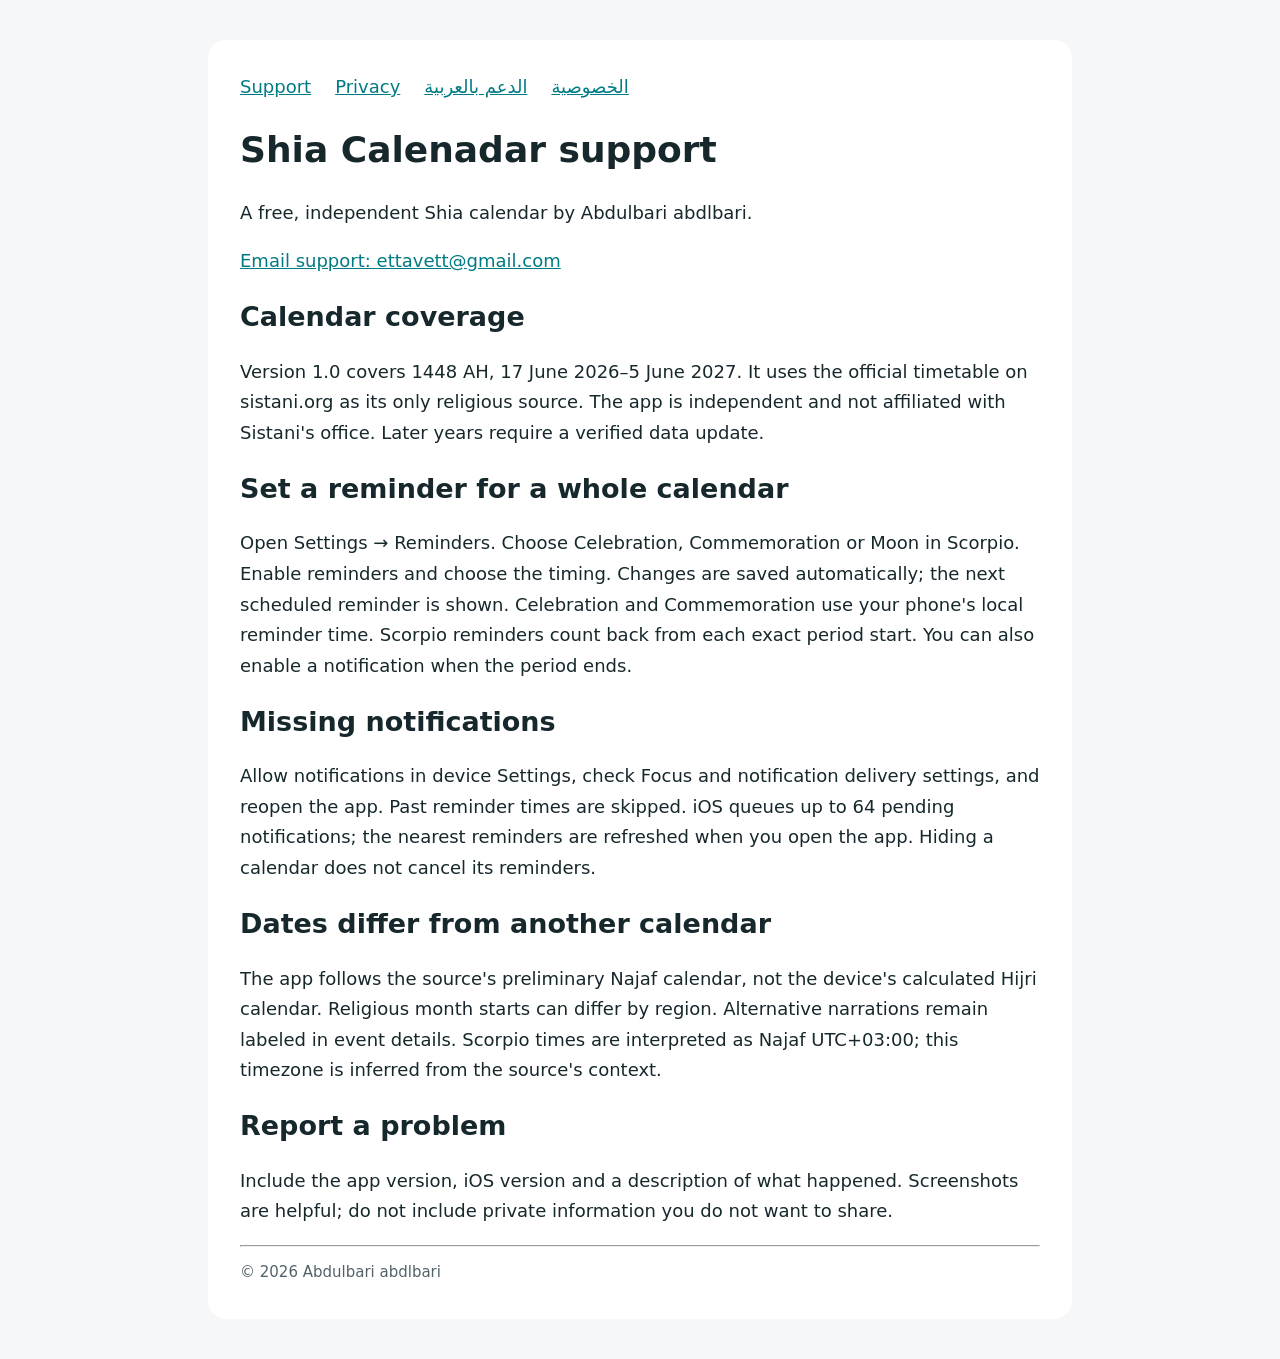
<file: index.html>
<!doctype html><html lang="en" dir="ltr"><head><meta charset="utf-8"><meta name="viewport" content="width=device-width,initial-scale=1"><title>Shia Calenadar — Support</title><link rel="stylesheet" href="style.css"></head><body><main><nav><a href="index.html">Support</a><a href="privacy.html">Privacy</a><a href="support-ar.html" lang="ar">الدعم بالعربية</a><a href="privacy-ar.html" lang="ar">الخصوصية</a></nav><h1>Shia Calenadar support</h1><p>A free, independent Shia calendar by Abdulbari abdlbari.</p><p><a href="mailto:ettavett@gmail.com">Email support: ettavett@gmail.com</a></p><h2>Calendar coverage</h2><p>Version 1.0 covers 1448 AH, 17 June 2026–5 June 2027. It uses the official timetable on sistani.org as its only religious source. The app is independent and not affiliated with Sistani's office. Later years require a verified data update.</p><h2>Set a reminder for a whole calendar</h2><p>Open Settings → Reminders. Choose Celebration, Commemoration or Moon in Scorpio. Enable reminders and choose the timing. Changes are saved automatically; the next scheduled reminder is shown. Celebration and Commemoration use your phone's local reminder time. Scorpio reminders count back from each exact period start. You can also enable a notification when the period ends.</p><h2>Missing notifications</h2><p>Allow notifications in device Settings, check Focus and notification delivery settings, and reopen the app. Past reminder times are skipped. iOS queues up to 64 pending notifications; the nearest reminders are refreshed when you open the app. Hiding a calendar does not cancel its reminders.</p><h2>Dates differ from another calendar</h2><p>The app follows the source's preliminary Najaf calendar, not the device's calculated Hijri calendar. Religious month starts can differ by region. Alternative narrations remain labeled in event details. Scorpio times are interpreted as Najaf UTC+03:00; this timezone is inferred from the source's context.</p><h2>Report a problem</h2><p>Include the app version, iOS version and a description of what happened. Screenshots are helpful; do not include private information you do not want to share.</p><hr><small>© 2026 Abdulbari abdlbari</small></main></body></html>
</file>
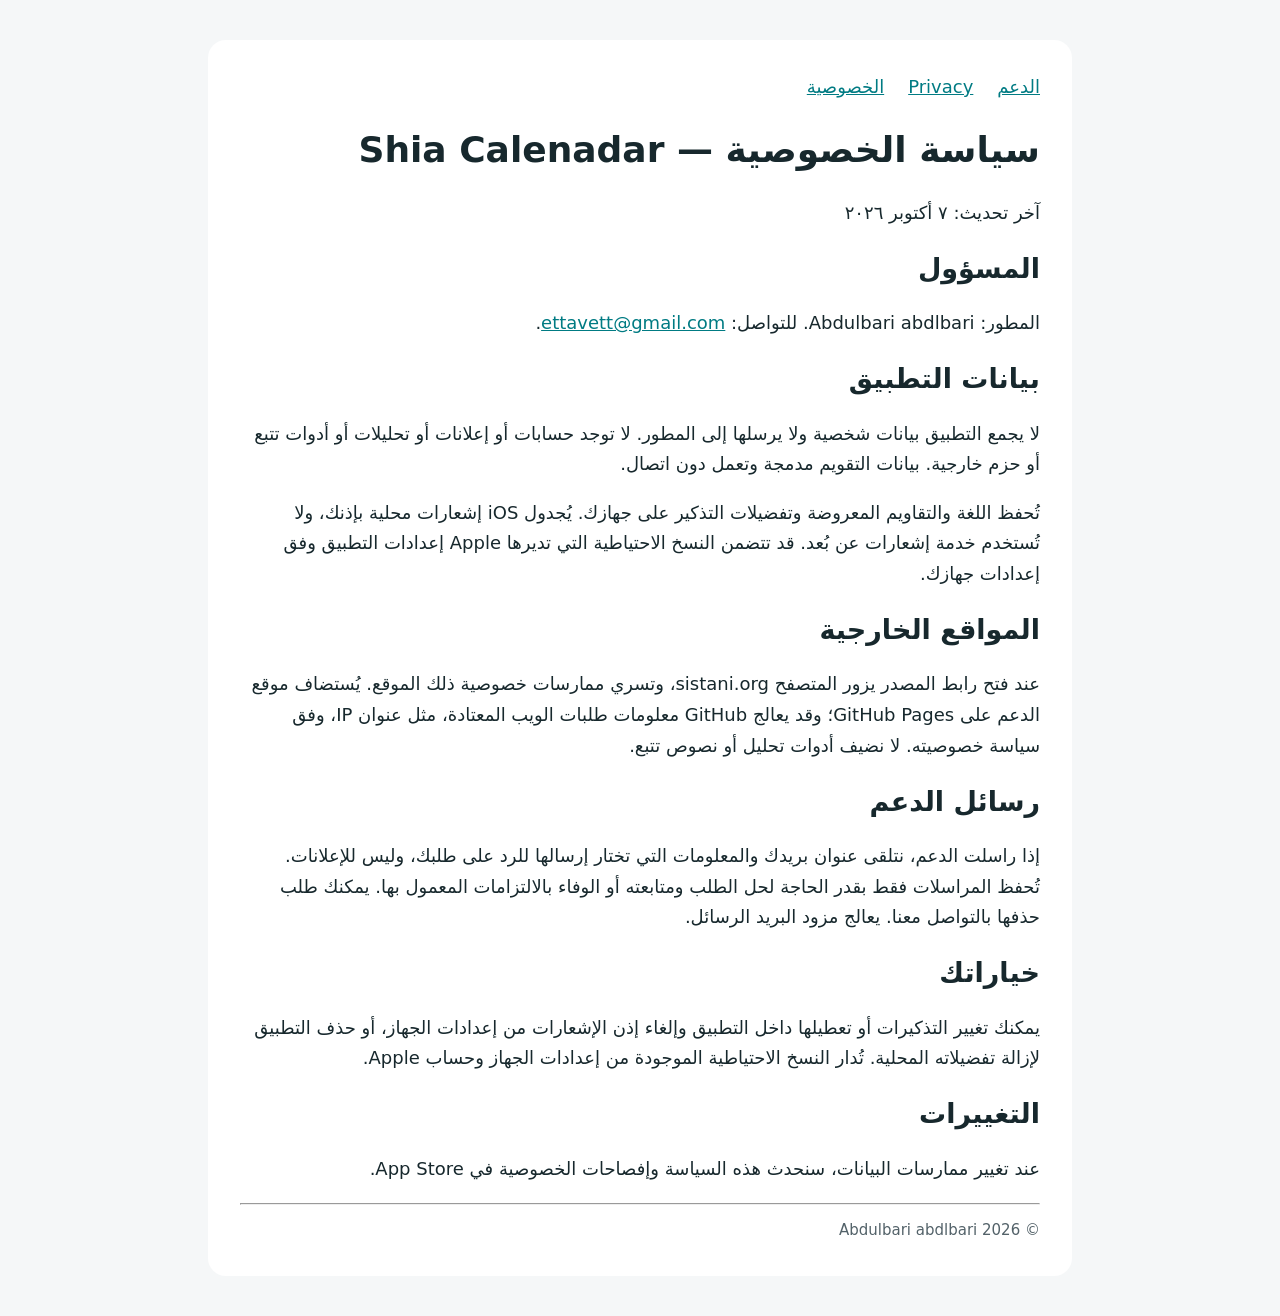
<file: privacy-ar.html>
<!doctype html><html lang="ar" dir="rtl"><head><meta charset="utf-8"><meta name="viewport" content="width=device-width,initial-scale=1"><title>Shia Calenadar — Privacy</title><link rel="stylesheet" href="style.css"></head><body><main><nav><a href="support-ar.html">الدعم</a><a href="privacy.html">Privacy</a><a href="privacy-ar.html" lang="ar">الخصوصية</a></nav><h1>سياسة الخصوصية — Shia Calenadar</h1><p>آخر تحديث: ٧ أكتوبر ٢٠٢٦</p><h2>المسؤول</h2><p>المطور: Abdulbari abdlbari. للتواصل: <a href="mailto:ettavett@gmail.com">ettavett@gmail.com</a>.</p><h2>بيانات التطبيق</h2><p>لا يجمع التطبيق بيانات شخصية ولا يرسلها إلى المطور. لا توجد حسابات أو إعلانات أو تحليلات أو أدوات تتبع أو حزم خارجية. بيانات التقويم مدمجة وتعمل دون اتصال.</p><p>تُحفظ اللغة والتقاويم المعروضة وتفضيلات التذكير على جهازك. يُجدول iOS إشعارات محلية بإذنك، ولا تُستخدم خدمة إشعارات عن بُعد. قد تتضمن النسخ الاحتياطية التي تديرها Apple إعدادات التطبيق وفق إعدادات جهازك.</p><h2>المواقع الخارجية</h2><p>عند فتح رابط المصدر يزور المتصفح sistani.org، وتسري ممارسات خصوصية ذلك الموقع. يُستضاف موقع الدعم على GitHub Pages؛ وقد يعالج GitHub معلومات طلبات الويب المعتادة، مثل عنوان IP، وفق سياسة خصوصيته. لا نضيف أدوات تحليل أو نصوص تتبع.</p><h2>رسائل الدعم</h2><p>إذا راسلت الدعم، نتلقى عنوان بريدك والمعلومات التي تختار إرسالها للرد على طلبك، وليس للإعلانات. تُحفظ المراسلات فقط بقدر الحاجة لحل الطلب ومتابعته أو الوفاء بالالتزامات المعمول بها. يمكنك طلب حذفها بالتواصل معنا. يعالج مزود البريد الرسائل.</p><h2>خياراتك</h2><p>يمكنك تغيير التذكيرات أو تعطيلها داخل التطبيق وإلغاء إذن الإشعارات من إعدادات الجهاز، أو حذف التطبيق لإزالة تفضيلاته المحلية. تُدار النسخ الاحتياطية الموجودة من إعدادات الجهاز وحساب Apple.</p><h2>التغييرات</h2><p>عند تغيير ممارسات البيانات، سنحدث هذه السياسة وإفصاحات الخصوصية في App Store.</p><hr><small>© 2026 Abdulbari abdlbari</small></main></body></html>
</file>
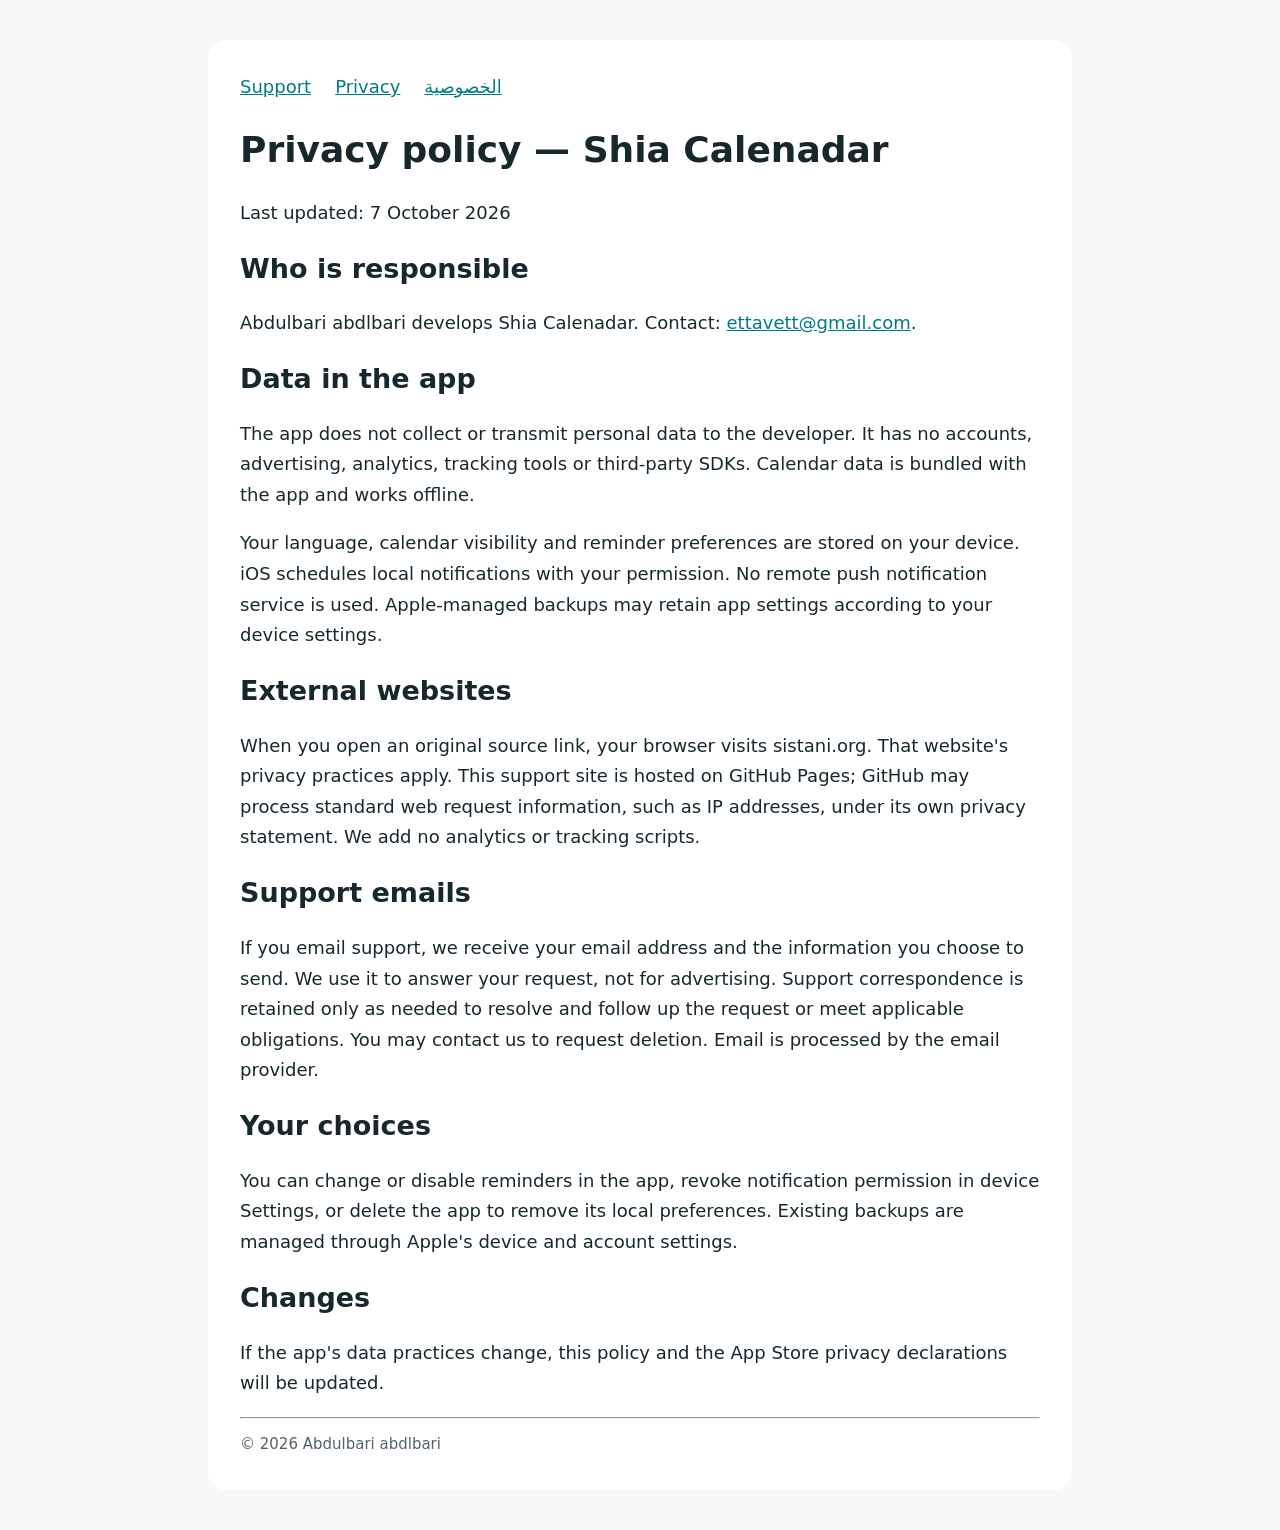
<file: privacy.html>
<!doctype html><html lang="en" dir="ltr"><head><meta charset="utf-8"><meta name="viewport" content="width=device-width,initial-scale=1"><title>Shia Calenadar — Privacy</title><link rel="stylesheet" href="style.css"></head><body><main><nav><a href="index.html">Support</a><a href="privacy.html">Privacy</a><a href="privacy-ar.html" lang="ar">الخصوصية</a></nav><h1>Privacy policy — Shia Calenadar</h1><p>Last updated: 7 October 2026</p><h2>Who is responsible</h2><p>Abdulbari abdlbari develops Shia Calenadar. Contact: <a href="mailto:ettavett@gmail.com">ettavett@gmail.com</a>.</p><h2>Data in the app</h2><p>The app does not collect or transmit personal data to the developer. It has no accounts, advertising, analytics, tracking tools or third-party SDKs. Calendar data is bundled with the app and works offline.</p><p>Your language, calendar visibility and reminder preferences are stored on your device. iOS schedules local notifications with your permission. No remote push notification service is used. Apple-managed backups may retain app settings according to your device settings.</p><h2>External websites</h2><p>When you open an original source link, your browser visits sistani.org. That website's privacy practices apply. This support site is hosted on GitHub Pages; GitHub may process standard web request information, such as IP addresses, under its own privacy statement. We add no analytics or tracking scripts.</p><h2>Support emails</h2><p>If you email support, we receive your email address and the information you choose to send. We use it to answer your request, not for advertising. Support correspondence is retained only as needed to resolve and follow up the request or meet applicable obligations. You may contact us to request deletion. Email is processed by the email provider.</p><h2>Your choices</h2><p>You can change or disable reminders in the app, revoke notification permission in device Settings, or delete the app to remove its local preferences. Existing backups are managed through Apple's device and account settings.</p><h2>Changes</h2><p>If the app's data practices change, this policy and the App Store privacy declarations will be updated.</p><hr><small>© 2026 Abdulbari abdlbari</small></main></body></html>
</file>
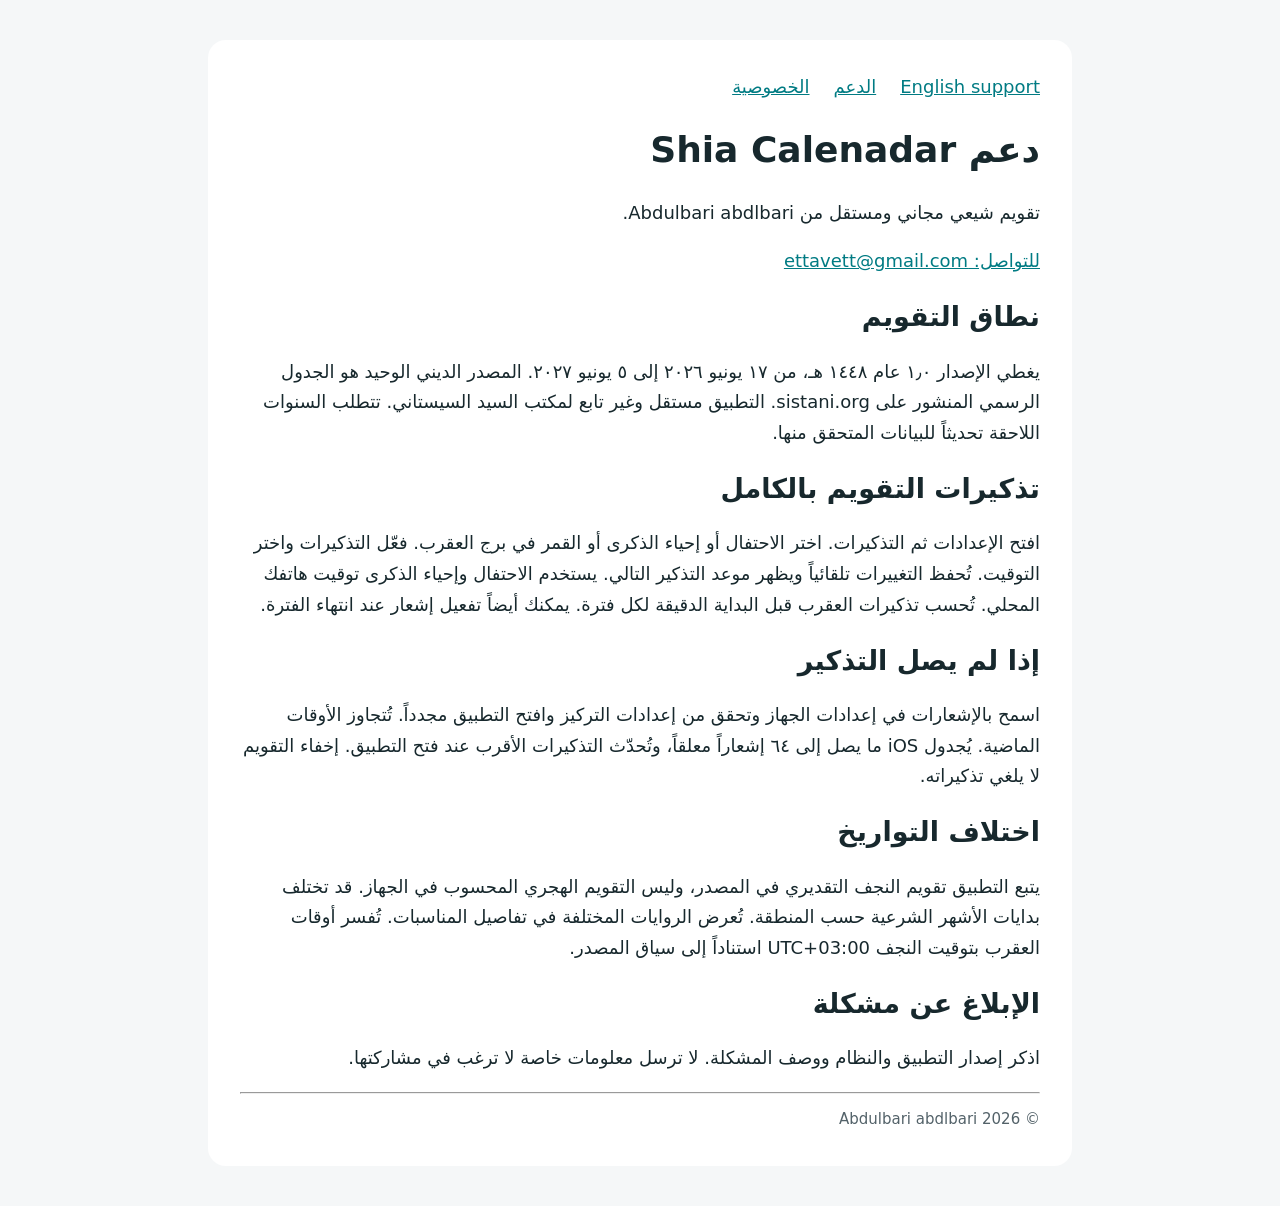
<file: support-ar.html>
<!doctype html><html lang="ar" dir="rtl"><head><meta charset="utf-8"><meta name="viewport" content="width=device-width,initial-scale=1"><title>Shia Calenadar — الدعم</title><link rel="stylesheet" href="style.css"></head><body><main><nav><a href="index.html" lang="en">English support</a><a href="support-ar.html">الدعم</a><a href="privacy-ar.html">الخصوصية</a></nav><h1>دعم Shia Calenadar</h1><p>تقويم شيعي مجاني ومستقل من Abdulbari abdlbari.</p><p><a href="mailto:ettavett@gmail.com">للتواصل: ettavett@gmail.com</a></p><h2>نطاق التقويم</h2><p>يغطي الإصدار ١٫٠ عام ١٤٤٨ هـ، من ١٧ يونيو ٢٠٢٦ إلى ٥ يونيو ٢٠٢٧. المصدر الديني الوحيد هو الجدول الرسمي المنشور على sistani.org. التطبيق مستقل وغير تابع لمكتب السيد السيستاني. تتطلب السنوات اللاحقة تحديثاً للبيانات المتحقق منها.</p><h2>تذكيرات التقويم بالكامل</h2><p>افتح الإعدادات ثم التذكيرات. اختر الاحتفال أو إحياء الذكرى أو القمر في برج العقرب. فعّل التذكيرات واختر التوقيت. تُحفظ التغييرات تلقائياً ويظهر موعد التذكير التالي. يستخدم الاحتفال وإحياء الذكرى توقيت هاتفك المحلي. تُحسب تذكيرات العقرب قبل البداية الدقيقة لكل فترة. يمكنك أيضاً تفعيل إشعار عند انتهاء الفترة.</p><h2>إذا لم يصل التذكير</h2><p>اسمح بالإشعارات في إعدادات الجهاز وتحقق من إعدادات التركيز وافتح التطبيق مجدداً. تُتجاوز الأوقات الماضية. يُجدول iOS ما يصل إلى ٦٤ إشعاراً معلقاً، وتُحدّث التذكيرات الأقرب عند فتح التطبيق. إخفاء التقويم لا يلغي تذكيراته.</p><h2>اختلاف التواريخ</h2><p>يتبع التطبيق تقويم النجف التقديري في المصدر، وليس التقويم الهجري المحسوب في الجهاز. قد تختلف بدايات الأشهر الشرعية حسب المنطقة. تُعرض الروايات المختلفة في تفاصيل المناسبات. تُفسر أوقات العقرب بتوقيت النجف UTC+03:00 استناداً إلى سياق المصدر.</p><h2>الإبلاغ عن مشكلة</h2><p>اذكر إصدار التطبيق والنظام ووصف المشكلة. لا ترسل معلومات خاصة لا ترغب في مشاركتها.</p><hr><small>© 2026 Abdulbari abdlbari</small></main></body></html>
</file>
<file: style.css>
body{font:18px/1.7 system-ui,sans-serif;margin:0;background:#f5f7f8;color:#17282d}main{max-width:800px;margin:40px auto;padding:32px;background:white;border-radius:18px}h1,h2{line-height:1.3}a{color:#007b83}nav{display:flex;gap:24px;flex-wrap:wrap}small{color:#536269}@media(max-width:600px){main{margin:0;border-radius:0;padding:24px}}
</file>
